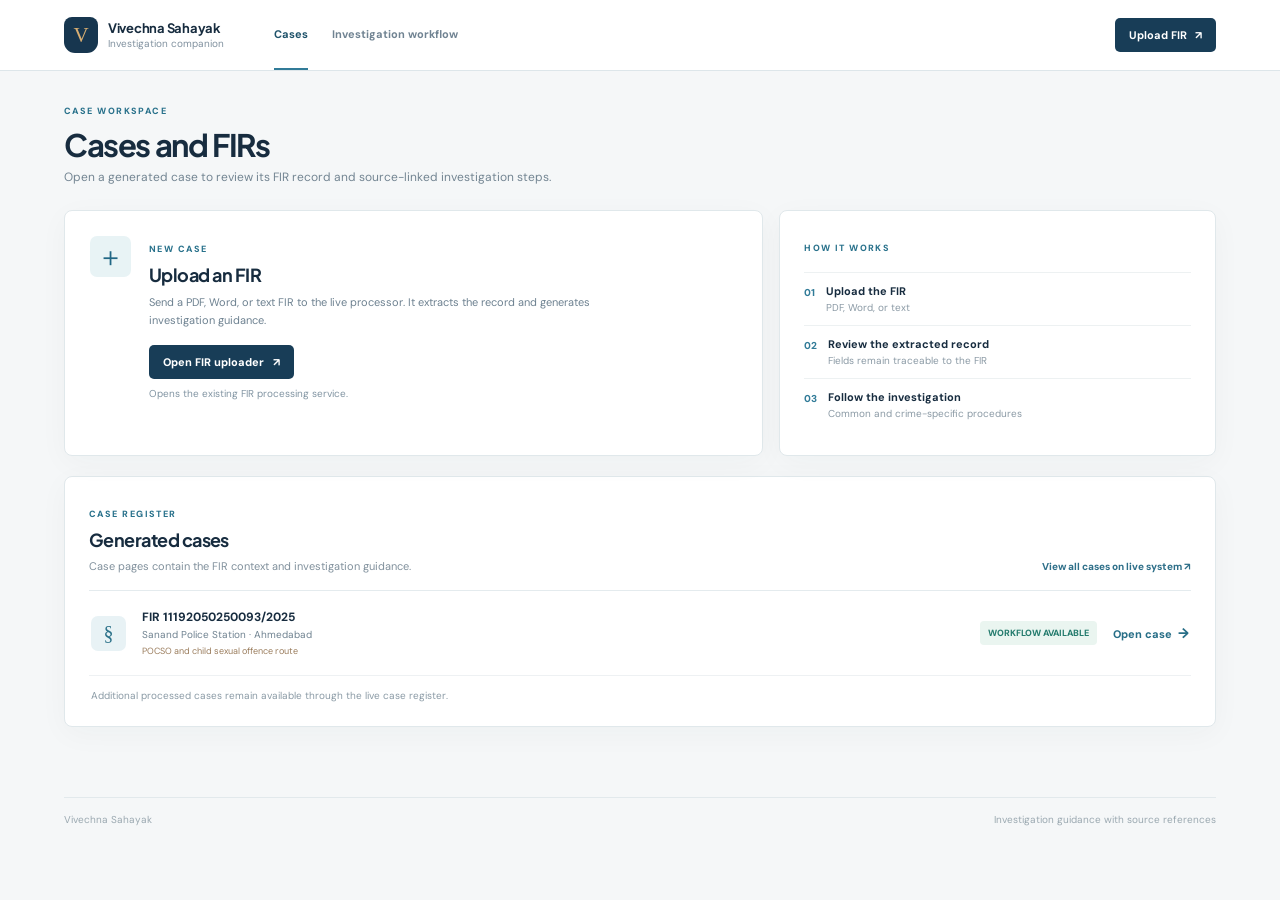
<file: docs/index.html>
<!doctype html>
<html lang="en">
<head>
  <meta charset="utf-8">
  <meta name="viewport" content="width=device-width, initial-scale=1">
  <meta name="theme-color" content="#15334b">
  <meta name="description" content="Vivechna Sahayak case workspace: upload an FIR and open source-linked investigation guidance.">
  <title>Vivechna Sahayak · Cases</title>
  <script src="preferences.js?v=3"></script>
  <link rel="icon" href="favicon.svg" type="image/svg+xml">
  <link rel="stylesheet" href="home.css?v=2">
</head>
<body>
  <header class="site-header"><div class="header-inner"><a class="brand" href="./"><span class="brand-mark">V</span><span><strong>Vivechna Sahayak</strong><small>Investigation companion</small></span></a><nav aria-label="Main navigation"><a class="active" href="./" aria-current="page">Cases</a><a href="cases/11192050250093-2025/">Investigation workflow</a></nav><a class="header-upload" href="http://200.234.38.244/">Upload FIR <span aria-hidden="true">↗</span></a></div></header>
  <main class="home-main">
    <div class="page-heading"><div><div class="eyebrow">CASE WORKSPACE</div><h1>Cases and FIRs</h1><p>Open a generated case to review its FIR record and source-linked investigation steps.</p></div></div>
    <div class="home-grid">
      <section class="upload-card" aria-labelledby="upload-heading"><div class="card-icon" aria-hidden="true">＋</div><div><span class="card-kicker">NEW CASE</span><h2 id="upload-heading">Upload an FIR</h2><p>Send a PDF, Word, or text FIR to the live processor. It extracts the record and generates investigation guidance.</p><a class="primary-action" href="http://200.234.38.244/">Open FIR uploader <span aria-hidden="true">↗</span></a><small>Opens the existing FIR processing service.</small></div></section>
      <section class="steps-card" aria-label="How cases are processed"><span class="card-kicker">HOW IT WORKS</span><ol><li><span>01</span><div><strong>Upload the FIR</strong><small>PDF, Word, or text</small></div></li><li><span>02</span><div><strong>Review the extracted record</strong><small>Fields remain traceable to the FIR</small></div></li><li><span>03</span><div><strong>Follow the investigation</strong><small>Common and crime-specific procedures</small></div></li></ol></section>
    </div>
    <section class="cases-section" aria-labelledby="cases-heading"><div class="section-header"><div><span class="card-kicker">CASE REGISTER</span><h2 id="cases-heading">Generated cases</h2><p>Case pages contain the FIR context and investigation guidance.</p></div><a href="http://200.234.38.244/">View all cases on live system <span aria-hidden="true">↗</span></a></div><div class="case-row"><div class="case-symbol" aria-hidden="true">§</div><div class="case-details"><strong>FIR 11192050250093/2025</strong><span>Sanand Police Station · Ahmedabad</span><small>POCSO and child sexual offence route</small></div><span class="case-status">WORKFLOW AVAILABLE</span><a class="case-open" href="cases/11192050250093-2025/">Open case <span aria-hidden="true">→</span></a></div><p class="case-note">Additional processed cases remain available through the live case register.</p></section>
  </main>
  <footer class="site-footer"><span>Vivechna Sahayak</span><span>Investigation guidance with source references</span></footer>
</body>
</html>
</file>
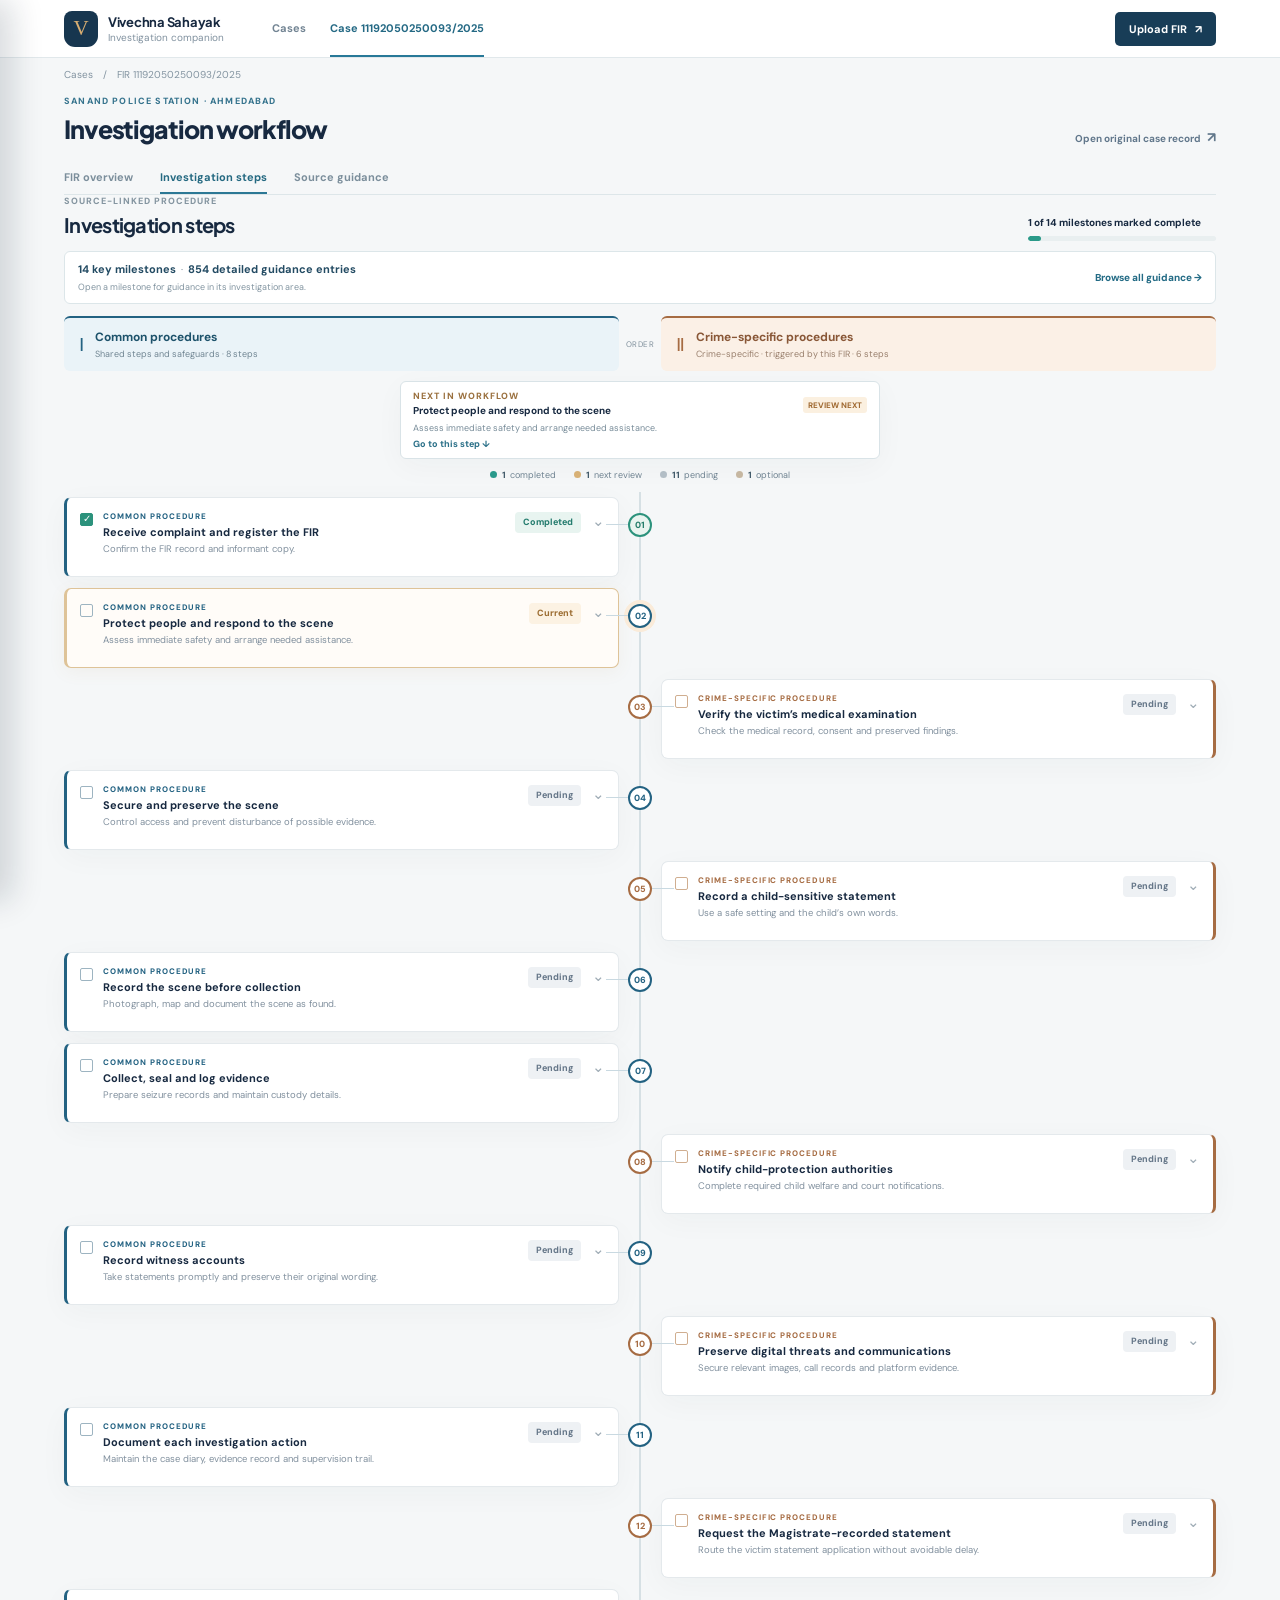
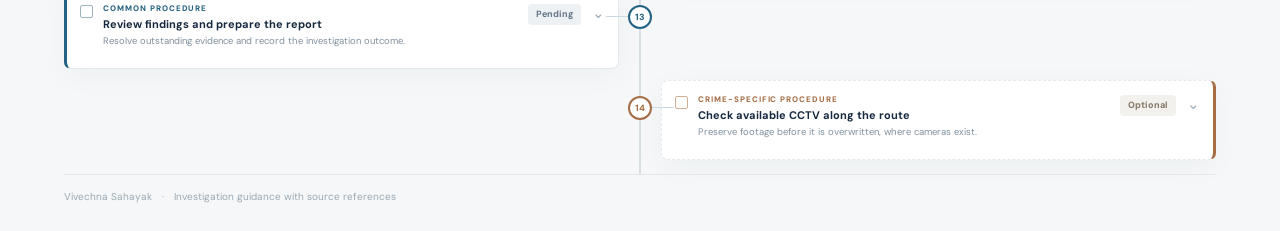
<file: docs/cases/11192050250093-2025/index.html>
<!doctype html>
<html lang="en">
<head>
  <meta charset="utf-8">
  <meta name="viewport" content="width=device-width, initial-scale=1">
  <meta name="theme-color" content="#15334b">
  <meta name="description" content="Case investigation workflow with clearly separated common and crime-specific procedures.">
  <title>Investigation workflow · FIR 11192050250093/2025 · Vivechna Sahayak</title>
  <script src="../../preferences.js?v=3"></script>
  <link rel="icon" href="../../favicon.svg" type="image/svg+xml">
  <link rel="stylesheet" href="../../styles.css">
  <link rel="stylesheet" href="../../case.css?v=4">
</head>
<body class="case-page" data-case-data="../../case-data.json?v=2">
  <div class="shell">
    <div class="nav-edge" id="nav-edge"><button class="menu-trigger" id="menu-trigger" type="button" aria-label="Open case navigation" aria-controls="case-sidebar" aria-expanded="false"><span aria-hidden="true">☰</span></button><button class="nav-backdrop" id="nav-backdrop" type="button" aria-label="Close case navigation"></button>
      <aside class="sidebar" id="case-sidebar" aria-label="Case navigation"><a class="brand" href="../../index.html"><span class="brand-mark">V</span><span><strong>VIVECHNA SAHAYAK</strong><small>Investigation companion</small></span></a><div class="side-label">CASE NAVIGATION</div><nav class="side-nav" aria-label="Page sections"><a href="../../index.html"><span class="nav-icon">⌂</span> All cases</a><a href="#overview"><span class="nav-icon">⌑</span> FIR overview</a><a href="#workflow" class="active"><span class="nav-icon">Ⅱ</span> Investigation steps</a><a href="#library"><span class="nav-icon">▤</span> Source guidance</a></nav><div class="sidebar-bottom"><div class="side-preferences"><div class="side-label">Language</div><div class="language-switch" role="group" aria-label="Language"><button type="button" data-language="en" lang="en" aria-pressed="true">English</button><button type="button" data-language="gu" lang="gu" aria-pressed="false">ગુજરાતી</button></div><div class="side-label">Appearance</div><button type="button" class="theme-switch" id="theme-toggle" aria-pressed="false"><span aria-hidden="true">◐</span><span class="theme-light-label">Dark mode</span><span class="theme-dark-label">Light mode</span></button></div><div class="side-foot"><span class="secure-dot"></span> Local planning view <small>Completion changes stay in this browser.</small></div></div></aside>
    </div>
    <main id="top" class="main-content">
      <header class="site-header"><div class="header-inner"><a class="site-brand" href="../../index.html"><span class="site-brand-mark">V</span><span><strong>Vivechna Sahayak</strong><small>Investigation companion</small></span></a><nav aria-label="Main navigation"><a href="../../index.html">Cases</a><a class="active" href="#overview" aria-current="page">Case 11192050250093/2025</a></nav><a class="header-upload" href="http://200.234.38.244/">Upload FIR <span aria-hidden="true">↗</span></a></div></header>
      <div class="case-container">
        <div class="breadcrumb-row"><a href="../../index.html">Cases</a><span>/</span> FIR 11192050250093/2025</div>
        <div id="load-error" class="load-error" role="alert" hidden>Case guidance could not be loaded. Refresh this page to try again.</div>
        <div class="case-heading"><div><div class="eyebrow">SANAND POLICE STATION · AHMEDABAD</div><h1>Investigation workflow</h1></div><a class="source-link" href="http://200.234.38.244/cases/11192050250093-2025/index.html" target="_blank" rel="noopener noreferrer">Open original case record <span aria-hidden="true">↗</span></a></div>
        <nav class="case-tabs" id="case-tabs" role="tablist" aria-label="Case sections"><a href="#overview" id="tab-overview" role="tab" aria-controls="overview" aria-selected="false">FIR overview</a><a href="#workflow" id="tab-workflow" role="tab" class="active" aria-controls="workflow" aria-selected="true">Investigation steps</a><a href="#library" id="tab-library" role="tab" aria-controls="library" aria-selected="false">Source guidance</a></nav>

        <section id="overview" class="fir-overview" role="tabpanel" aria-labelledby="tab-overview" hidden><div class="overview-top"><div class="overview-title"><span class="overview-symbol">§</span><div><span class="label">FIR OVERVIEW</span><h2 id="overview-heading">11192050250093/2025</h2><p>Sanand Police Station · Ahmedabad District</p></div></div><div class="overview-route"><span class="label">CRIME-SPECIFIC ROUTE</span><strong>Child sexual offences · POCSO</strong><small>Also review abduction and digital evidence actions</small></div></div><div class="overview-synopsis"><span class="label">FIR ACCOUNT</span><p>The FIR alleges that a minor was contacted through Instagram. It describes threats involving photos and call recordings, travel to another location, and an alleged sexual offence.</p></div><div class="overview-key-fields" id="overview-key-fields" aria-label="Key FIR fields"></div><details class="overview-more" open><summary><span>All FIR fields</span><small id="overview-more-count">12 additional fields</small><span aria-hidden="true">⌄</span></summary><div class="overview-other-fields" id="overview-other-fields"></div></details></section>

        <section class="workflow-section" id="workflow" role="tabpanel" aria-labelledby="tab-workflow"><div class="workflow-heading"><div><span class="label">SOURCE-LINKED PROCEDURE</span><h2 id="workflow-heading">Investigation steps</h2></div><div class="progress-compact"><strong id="progress-copy">1 of 14 milestones marked complete</strong><div class="progress-track" role="progressbar" aria-label="Investigation progress" aria-valuemin="0" aria-valuemax="14" aria-valuenow="1" id="progress-bar"><span id="progress-fill"></span></div></div></div>
          <div class="guidance-bridge"><div><strong><span id="milestone-count">14</span> key milestones</strong><span aria-hidden="true">·</span><strong><span id="guidance-count">854</span> detailed guidance entries</strong><small>Open a milestone for guidance in its investigation area.</small></div><button id="browse-guidance" type="button">Browse all guidance <span aria-hidden="true">→</span></button></div>
          <div class="classification" aria-label="Procedure categories"><div class="classification-common"><span class="classification-icon" aria-hidden="true">Ⅰ</span><div><strong>Common procedures</strong><small>Shared steps and safeguards · <span id="general-count">8 steps</span></small></div></div><span class="classification-middle">ORDER</span><div class="classification-specific"><span class="classification-icon" aria-hidden="true">Ⅱ</span><div><strong>Crime-specific procedures</strong><small>Crime-specific · triggered by this FIR · <span id="specific-count">6 steps</span></small></div></div></div>
          <div class="timeline-now"><span class="label">NEXT IN WORKFLOW</span><strong id="next-title">Loading case guidance…</strong><span id="next-time"></span><p id="next-reason"></p><button id="jump-next" type="button">Go to this step <span aria-hidden="true">↓</span></button></div>
          <div class="status-guide" aria-label="Step status legend"><span><i class="key-dot done"></i><b id="count-complete">1</b> completed</span><span><i class="key-dot current"></i><b id="count-current">1</b> next review</span><span><i class="key-dot pending"></i><b id="count-pending">11</b> pending</span><span><i class="key-dot optional"></i><b id="count-optional">1</b> optional</span></div>
          <div class="timeline-track" id="timeline-rows" aria-label="Investigation procedure timeline"></div>
        </section>

        <section class="library" id="library" role="tabpanel" aria-labelledby="tab-library" hidden><div class="library-heading"><div><div class="section-kicker">COMPLETE SOURCE MATERIAL</div><h2>Full investigation guidance</h2><p id="library-intro">All original guidance entries remain available here, including detailed actions, legal basis and citations.</p><small id="library-progress">0 guidance entries checked locally</small></div><span class="library-total" id="library-total"></span></div><div class="library-focus" id="library-focus" hidden><span id="library-focus-label"></span><button id="library-focus-clear" type="button">Show all guidance</button></div><div class="guidance-classes" id="guidance-classes" role="group" aria-label="Guidance classification"><button type="button" data-guidance-class="" aria-pressed="true">All <span id="class-all-count">854</span></button><button type="button" data-guidance-class="common" aria-pressed="false">Common <span id="class-common-count">414</span></button><button type="button" data-guidance-class="specific" aria-pressed="false">Crime-specific <span id="class-specific-count">310</span></button><button type="button" data-guidance-class="reference" aria-pressed="false">Supporting sources <span id="class-reference-count">130</span></button></div><div class="library-controls"><label class="search-wrap"><span aria-hidden="true">⌕</span><span class="sr-only">Search guidance</span><input id="library-search" type="search" placeholder="Search guidance, sections, sources…"></label><select id="library-phase" aria-label="Filter guidance time"><option value="">All times</option><option value="now">Right now</option><option value="24h">Within 24 hours</option><option value="week">This week</option><option value="later">Before charge sheet</option></select><select id="library-priority" aria-label="Filter guidance importance"><option value="">All importance</option><option value="MUST_DO">Must do</option><option value="SHOULD_DO">Should do</option><option value="REFERENCE">Reference</option></select><select id="library-group" aria-label="Filter guidance group"><option value="">All activities</option></select></div><p class="library-filter-note" id="library-filter-note">Guidance includes required, conditional and reference material. Checklist changes stay in this browser.</p><div id="library-results" class="library-results" aria-live="polite"></div><button id="library-more" class="more-button" type="button" hidden>Show more guidance</button><p class="library-footnote"><span id="source-count">854</span> source entries · <a href="http://200.234.38.244/cases/11192050250093-2025/index.html" target="_blank" rel="noopener noreferrer">Open full original case record ↗</a></p></section>
      </div>
      <footer class="footer">Vivechna Sahayak <span>·</span> Investigation guidance with source references</footer>
    </main>
  </div>
  <script src="../../app.js?v=5" defer></script>
</body>
</html>
</file>
<file: docs/home.css>
@import url('https://fonts.googleapis.com/css2?family=DM+Sans:wght@400;500;600;700&family=Plus+Jakarta+Sans:wght@500;600;700;800&display=swap');
:root{font-family:'DM Sans',Arial,sans-serif;color:#172c3f;background:#f5f7f8}*{box-sizing:border-box}body{margin:0}a{text-decoration:none;color:inherit}.site-header{background:#fff;border-bottom:1px solid #dde6ea}.header-inner{max-width:1200px;margin:auto;height:70px;padding:0 24px;display:flex;align-items:center;gap:50px}.brand{display:flex;align-items:center;gap:10px;white-space:nowrap}.brand-mark{width:34px;height:36px;display:grid;place-items:center;background:#17364f;color:#d8ae72;border-radius:8px 8px 11px 11px;font-family:Georgia,serif;font-size:21px}.brand strong{display:block;font-family:'Plus Jakarta Sans',Arial,sans-serif;font-size:13px;letter-spacing:-.02em}.brand small{display:block;font-size:10px;color:#80919f;margin-top:1px}.site-header nav{display:flex;gap:24px;height:100%;align-items:center}.site-header nav a{font-size:11px;font-weight:700;color:#708392;display:flex;align-items:center;height:100%;border-bottom:2px solid transparent}.site-header nav a:hover,.site-header nav a.active{color:#1e526a;border-color:#317b98}.header-upload{margin-left:auto;display:inline-flex;gap:8px;align-items:center;background:#183d57;color:#fff;border-radius:5px;padding:10px 14px;font-size:11px;font-weight:700;white-space:nowrap}.header-upload:hover,.primary-action:hover{background:#0e2d44}.home-main{max-width:1200px;margin:auto;padding:34px 24px 70px}.eyebrow,.card-kicker{font-size:9px;letter-spacing:.16em;color:#28718b;font-weight:800}.page-heading h1{font-family:'Plus Jakarta Sans',Arial,sans-serif;font-size:31px;letter-spacing:-.045em;margin:8px 0 5px}.page-heading p{font-size:12px;color:#738592;margin:0}.home-grid{display:grid;grid-template-columns:minmax(0,1.6fr) minmax(275px,1fr);gap:16px;margin-top:25px}.upload-card,.steps-card,.cases-section{background:#fff;border:1px solid #e0e8eb;border-radius:8px;box-shadow:0 7px 30px rgba(25,50,67,.035)}.upload-card{display:flex;gap:18px;padding:25px}.card-icon{width:41px;height:41px;flex:0 0 41px;display:grid;place-items:center;background:#e8f3f5;color:#216785;border-radius:7px;font-size:27px;font-weight:300}.upload-card h2,.cases-section h2{font-family:'Plus Jakarta Sans',Arial,sans-serif;font-size:18px;letter-spacing:-.03em;margin:6px 0 8px}.upload-card p{font-size:11px;line-height:1.6;color:#6d8190;max-width:480px;margin:0 0 16px}.primary-action{display:inline-flex;gap:9px;background:#183d57;color:#fff;border-radius:5px;padding:10px 14px;font-size:11px;font-weight:800}.upload-card small{display:block;color:#8194a2;font-size:10px;margin-top:8px}.steps-card{padding:24px}.steps-card ol{padding:0;margin:16px 0 0;list-style:none}.steps-card li{display:flex;gap:11px;padding:11px 0;border-top:1px solid #edf1f2}.steps-card li>span{color:#317b98;font-size:10px;font-weight:800;margin-top:2px}.steps-card strong{display:block;font-size:11px}.steps-card small{display:block;color:#8b9aa5;font-size:10px;margin-top:3px}.cases-section{margin-top:20px;padding:24px}.section-header{display:flex;align-items:end;justify-content:space-between;gap:16px;border-bottom:1px solid #e4ebee;padding-bottom:17px}.section-header p{font-size:11px;color:#80909c;margin:0}.section-header>a{font-size:10px;color:#2e6f89;font-weight:800;white-space:nowrap}.section-header>a:hover{text-decoration:underline}.case-row{display:flex;align-items:center;gap:16px;padding:18px 2px}.case-symbol{width:35px;height:35px;display:grid;place-items:center;background:#e8f2f5;color:#2b7189;border-radius:7px;font-family:Georgia,serif;font-size:20px}.case-details{flex:1}.case-details strong{display:block;font-size:12px}.case-details span{display:block;color:#6f8290;font-size:10px;margin-top:3px}.case-details small{display:block;color:#9a7c5c;font-size:9px;margin-top:4px}.case-status{color:#247b6d;background:#eaf5f0;font-size:9px;font-weight:800;border-radius:4px;padding:6px 8px;white-space:nowrap}.case-open{color:#276e87;font-size:11px;font-weight:800;white-space:nowrap}.case-open:hover{text-decoration:underline}.case-open span{font-size:14px;margin-left:3px}.case-note{font-size:10px;color:#8a9aa5;border-top:1px solid #eef1f3;margin:0;padding:13px 2px 0}.site-footer{max-width:1152px;margin:auto;border-top:1px solid #e2e9ec;padding:15px 0 25px;display:flex;justify-content:space-between;color:#9aa8b0;font-size:10px}
@media(max-width:760px){.header-inner{gap:16px;padding:0 15px}.site-header nav{gap:12px}.site-header nav a{font-size:10px}.home-main{padding:25px 15px 50px}.home-grid{grid-template-columns:1fr}.site-footer{padding:15px}.case-status{display:none}}
@media(max-width:520px){.brand small{display:none}.brand strong{font-size:11px}.header-inner{height:58px}.site-header nav a:nth-child(2){display:none}.header-upload{padding:8px;font-size:10px}.page-heading h1{font-size:26px}.section-header{align-items:start;display:block}.section-header>a{display:inline-block;margin-top:10px}.case-row{gap:9px}.case-details strong{font-size:11px}.case-open{font-size:10px}.case-open span{display:none}.steps-card{padding:18px}.upload-card{padding:18px}}
html[data-theme=dark]{color-scheme:dark;background:#101d29;color:#e7eef3}
html[data-theme=dark] body{background:#101d29;color:#e7eef3}
html[data-theme=dark] .site-header,html[data-theme=dark] .upload-card,html[data-theme=dark] .steps-card,html[data-theme=dark] .cases-section{background:#1b2d3c;border-color:#34495a}
html[data-theme=dark] .site-header nav a,html[data-theme=dark] .page-heading p,html[data-theme=dark] .upload-card p,html[data-theme=dark] .upload-card small,html[data-theme=dark] .steps-card small,html[data-theme=dark] .section-header p,html[data-theme=dark] .case-details span,html[data-theme=dark] .case-note,html[data-theme=dark] .site-footer,html[data-theme=dark] .brand small{color:#a9bdca}
html[data-theme=dark] .steps-card li,html[data-theme=dark] .section-header,html[data-theme=dark] .case-note,html[data-theme=dark] .site-footer{border-color:#34495a}
html[data-theme=dark] .card-icon,html[data-theme=dark] .case-symbol{background:#28465a;color:#a8d9eb}
html[data-theme=dark] .case-status{background:#234e46;color:#a4e1d1}
html[data-theme=dark] .header-upload,html[data-theme=dark] .primary-action{background:#39789a}
</file>
<file: docs/styles.css>
@import url('https://fonts.googleapis.com/css2?family=DM+Sans:wght@400;500;600;700&family=Plus+Jakarta+Sans:wght@500;600;700;800&display=swap');
:root{--ink:#172940;--muted:#6d7d8f;--navy:#122338;--navy-2:#1d344e;--line:#e4e9ec;--paper:#fff;--bg:#f6f8f8;--teal:#178579;--teal-soft:#e8f4f1;--gold:#d9aa67;--amber:#ad7333;--amber-soft:#fbf4e8;--shadow:0 7px 30px rgba(25,50,67,.035);font-family:'DM Sans',Arial,sans-serif;color:var(--ink);background:var(--bg)}*{box-sizing:border-box}html{scroll-behavior:smooth}body{margin:0;min-width:320px}button,input,select{font:inherit}button{cursor:pointer}a{color:inherit;text-decoration:none}.sr-only{position:absolute;width:1px;height:1px;padding:0;margin:-1px;overflow:hidden;clip:rect(0,0,0,0);white-space:nowrap;border:0}.shell{display:flex;min-height:100vh}.sidebar{width:248px;flex:0 0 248px;background:var(--navy);color:#eff4f7;position:sticky;top:0;height:100vh;padding:32px 15px 24px;display:flex;flex-direction:column}.brand{display:flex;align-items:center;gap:11px;padding:0 14px 35px}.brand-mark{display:grid;place-items:center;width:33px;height:39px;border:1.5px solid var(--gold);border-radius:10px 10px 14px 14px;color:var(--gold);font-family:Georgia,serif;font-size:19px;font-weight:700}.brand strong{display:block;font-size:11px;letter-spacing:.11em}.brand small{display:block;color:#91a4b6;font-size:10px;margin-top:3px}.side-label{font-size:9px;letter-spacing:.18em;font-weight:700;color:#91a4b6;padding:0 16px 12px}.case-nav-card{display:flex;gap:9px;align-items:flex-start;background:#1e344a;border:1px solid #2a4259;border-radius:9px;padding:13px 11px;margin:0 3px 23px}.case-dot{height:7px;width:7px;border-radius:50%;background:#7bc9af;box-shadow:0 0 0 3px #385b5c;margin-top:5px;flex:0 0 auto}.case-nav-card strong{display:block;font-size:10px;font-weight:700;line-height:1.5}.case-nav-card small{display:block;color:#aebfcc;font-size:10px;margin-top:3px}.side-nav{display:grid;gap:3px}.side-nav a{height:40px;display:flex;align-items:center;gap:13px;padding:0 15px;border-radius:6px;color:#afc0ce;font-size:12px;font-weight:600}.side-nav a:hover,.side-nav a:focus-visible{background:#233b54;color:#fff}.side-nav a.active{background:#29445d;color:#fff;box-shadow:inset 3px 0 var(--gold)}.nav-icon{width:17px;text-align:center;font-family:Georgia,serif;font-size:16px;color:#98b4c6}.side-foot{margin-top:auto;color:#d8e3e9;border-top:1px solid #2b4257;padding:20px 14px 0;font-size:11px;line-height:1.5}.side-foot small{display:block;color:#8da2b3;margin:5px 0 0 13px;font-size:10px}.secure-dot{display:inline-block;width:6px;height:6px;background:#7bc9af;border-radius:50%;margin-right:7px}.main-content{min-width:0;flex:1;padding:0 42px}.topbar{height:72px;display:flex;align-items:center;justify-content:space-between;border-bottom:1px solid var(--line);gap:12px}.breadcrumbs{color:#8794a1;font-size:11px;white-space:nowrap;overflow:hidden;text-overflow:ellipsis}.breadcrumbs span{padding:0 10px;color:#c2cbd1}.breadcrumbs strong{color:#52687b;font-weight:700}.source-link{font-size:11px;font-weight:700;color:#61778b;white-space:nowrap}.source-link:hover{text-decoration:underline}.source-link span{font-size:14px;margin-left:4px}.page-intro{display:flex;align-items:end;justify-content:space-between;gap:20px;padding:35px 0 26px}.eyebrow,.section-kicker{font-size:10px;letter-spacing:.15em;color:#99734b;font-weight:800}.eyebrow-line{display:inline-block;width:15px;height:1px;background:var(--gold);vertical-align:middle;margin-right:7px}.eyebrow-separator{padding:0 5px;color:#aeb9c0}h1,h2,h3,p{margin-top:0}h1,h2,h3{font-family:'Plus Jakarta Sans',Arial,sans-serif}h1{font-size:31px;letter-spacing:-.045em;margin:9px 0 7px;font-weight:800}.page-intro p{font-size:12px;color:var(--muted);margin:0;max-width:600px;line-height:1.7}.case-id{text-align:right;white-space:nowrap;padding-bottom:1px}.case-id small{display:block;font-size:9px;letter-spacing:.13em;color:#8b99a5;font-weight:800}.case-id strong{display:block;font-size:13px;margin:7px 0 2px;letter-spacing:.01em}.case-id span{font-size:11px;color:var(--muted)}.case-strip{background:#fff;border:1px solid var(--line);border-radius:9px;box-shadow:var(--shadow);display:flex;align-items:center;justify-content:space-between;gap:18px;padding:15px 20px;margin-bottom:27px}.case-strip>div:first-child{display:flex;align-items:center;gap:14px}.strip-icon{width:37px;height:37px;border-radius:7px;display:grid;place-items:center;color:#285f67;background:#eaf4f2;font-family:Georgia,serif;font-size:20px}.case-strip small{display:block;font-size:9px;color:var(--teal);font-weight:800;letter-spacing:.12em;margin-bottom:4px}.case-strip strong{font-size:12px}.case-strip p{font-size:10px;color:var(--muted);margin:3px 0 0}.case-strip-meta{text-align:right;border-left:1px solid var(--line);padding-left:20px;max-width:310px}.case-strip-meta span{display:block;color:#95a0a9;font-size:9px;margin-bottom:5px}.case-strip-meta strong{font-size:10px;line-height:1.5}.workspace{display:grid;grid-template-columns:minmax(0,1fr) 250px;gap:27px;align-items:start;max-width:1450px;margin:auto}.workflow-column{min-width:0}.attention-card{min-height:119px;background:#fefcf7;border:1px solid #eadcc2;border-left:3px solid var(--gold);box-shadow:var(--shadow);border-radius:8px;padding:21px 21px 17px;display:flex;gap:15px;position:relative;margin-bottom:31px}.attention-icon{width:29px;height:29px;flex:0 0 auto;border-radius:6px;background:#f9ecd7;color:#9b6d34;display:grid;place-items:center;font-size:17px}.attention-label{font-size:9px;letter-spacing:.13em;font-weight:800;color:#aa7b42;margin-bottom:6px}.attention-card h2{font-size:14px;line-height:1.4;letter-spacing:-.015em;margin:0 110px 5px 0}.attention-card p{font-size:11px;line-height:1.5;color:#6f7a83;margin:0 90px 5px 0}.text-action{border:0;background:none;color:#91622c;font-size:10px;font-weight:800;padding:0}.text-action:hover{text-decoration:underline}.text-action span{margin-left:3px}.attention-time{position:absolute;top:22px;right:20px;background:#fbf0df;color:#986c35;font-size:9px;font-weight:800;padding:5px 8px;border-radius:4px}.section-heading{display:flex;align-items:flex-start;gap:13px;margin-bottom:15px;scroll-margin-top:24px}.section-heading.second{margin-top:35px}.section-no{width:32px;height:32px;flex:0 0 32px;background:#e5eaf0;color:#365370;border-radius:6px;display:grid;place-items:center;font-size:11px;font-weight:800}.section-no.teal{background:#e5f2ef;color:var(--teal)}.teal-text{color:var(--teal)}.section-kicker{font-size:9px;letter-spacing:.14em;margin:0 0 5px}.section-heading h2,.library h2{font-size:17px;letter-spacing:-.03em;margin:0 0 4px}.section-heading p,.library-heading p{font-size:10.5px;color:#87939e;line-height:1.6;margin:0}.step-count{margin-left:auto;font-size:10px;color:#657889;background:#edf0f2;border-radius:4px;white-space:nowrap;padding:5px 7px}.timeline{position:relative;padding-left:17px}.timeline:before{content:'';position:absolute;left:10px;top:19px;bottom:26px;width:1px;background:#d9e2e6}.timeline.specific-line:before{background:#d5e9e4}.step-item{position:relative;margin-bottom:8px}.step-node{position:absolute;left:-17px;top:20px;width:21px;height:21px;background:var(--bg);border-radius:50%;z-index:2;display:grid;place-items:center;color:#a3b0b9;font-weight:800;font-size:11px}.step-item.complete .step-node{background:var(--teal);color:#fff;font-size:12px}.step-item.current .step-node{background:#eac58d;color:#5b462d;border:3px solid var(--bg);box-shadow:0 0 0 2px #e5c58f}.step-card{display:block;background:var(--paper);border:1px solid var(--line);border-radius:7px;box-shadow:var(--shadow);overflow:hidden}.step-item.current .step-card{border-color:#dec69d;box-shadow:0 4px 17px rgba(177,132,72,.07)}.step-item.specific.current .step-card{border-color:#a9d6ce}.step-item.optional .step-card{border-style:dashed}.step-card summary{list-style:none;display:flex;align-items:center;gap:12px;padding:15px 15px;cursor:pointer;min-height:66px}.step-card summary::-webkit-details-marker{display:none}.step-card summary:hover{background:#fafcfc}.step-order{font-size:10px;color:#9aa7b0;font-weight:800;min-width:19px}.step-main{flex:1;min-width:0}.step-main strong{display:block;font-size:11.5px;line-height:1.35;font-weight:700}.step-main small{display:block;color:#81909e;font-size:10px;margin-top:4px;line-height:1.4}.badge{font-size:9px;font-weight:800;line-height:1;white-space:nowrap;padding:6px 8px;border-radius:4px}.badge.complete{color:#247c6e;background:#e8f4f0}.badge.current{color:#9c6d32;background:#fcf2e3}.badge.pending{color:#657688;background:#eef1f4}.badge.optional{color:#857868;background:#f3f1ee}.chevron{color:#9eabb5;margin-left:1px;font-size:15px;transition:transform .2s}.step-card[open] .chevron{transform:rotate(180deg)}.step-detail{border-top:1px solid var(--line);padding:14px 17px 16px 46px;color:#4f6172}.step-detail p{font-size:11px;line-height:1.6;margin:0 0 12px}.detail-label{font-size:9px;font-weight:800;letter-spacing:.11em;color:#8492a0;margin:0 0 7px}.source-actions{display:grid;gap:6px;padding-left:15px;margin:0 0 13px;font-size:10.5px;line-height:1.5}.source-actions li{padding-left:2px}.source-citations{display:flex;flex-wrap:wrap;gap:5px;margin:0 0 12px}.citation-tag{background:#eef2f4;color:#596d7e;border-radius:4px;font-size:9px;padding:4px 6px}.detail-foot{display:flex;align-items:center;justify-content:space-between;gap:10px}.detail-foot small{font-size:9.5px;color:#81909d}.complete-button{border:1px solid #bcd6cf;background:#f4faf8;border-radius:4px;color:#217a6e;font-size:10px;font-weight:800;padding:7px 10px;white-space:nowrap}.complete-button:hover{background:#e6f3ee}.complete-button.undo{color:#667b89;border-color:#d9e1e5;background:#fff}.insight-column{position:sticky;top:22px;display:grid;gap:13px}.progress-panel,.context-panel{background:#fff;border:1px solid var(--line);border-radius:8px;padding:19px;box-shadow:var(--shadow)}.panel-top{display:flex;justify-content:space-between;align-items:center;color:#7e8d9b;font-size:9px;font-weight:800;letter-spacing:.13em}.panel-more{font-size:19px;line-height:.5;color:#a9b5bd}.progress-number{margin-top:22px;display:flex;align-items:baseline;gap:6px}.progress-number strong{font-family:'Plus Jakarta Sans';font-size:37px;letter-spacing:-.07em;line-height:1}.progress-number span{font-size:13px;color:#99a5af}.progress-panel>p{font-size:10px;color:#83909a;margin:8px 0 14px}.progress-track{height:6px;background:#e9eff0;border-radius:99px;overflow:hidden}.progress-track span{display:block;background:#2b9a89;width:7.14%;height:100%;border-radius:99px;transition:width .2s}.progress-breakdown{display:grid;gap:12px;margin-top:21px;font-size:10px;color:#71818f}.progress-breakdown>span{display:flex;align-items:center;gap:7px}.progress-breakdown b{color:#2d4252;font-weight:700}.key-dot{display:inline-block;width:7px;height:7px;border-radius:50%;margin-right:1px}.key-dot.done{background:#2a9b8d}.key-dot.current{background:#dab377}.key-dot.pending{background:#b5c0c8}.context-panel{padding:19px}.context-panel dl{margin:18px 0 0}.context-panel dl div{display:flex;align-items:start;justify-content:space-between;gap:8px;margin-top:14px}.context-panel dt{font-size:10px;color:#9aa5ae}.context-panel dd{font-size:10px;color:#344c61;text-align:right;margin:0;font-weight:700}.status-note{display:flex;gap:8px;color:#7f8d98;padding:8px 6px;font-size:10px;line-height:1.6}.status-note span{font-size:15px;flex:0 0 auto}.status-note p{margin:0}.library{margin:39px 0 55px;border:1px solid var(--line);background:#fff;border-radius:8px;box-shadow:var(--shadow);padding:21px;scroll-margin-top:24px}.library-heading{display:flex;gap:15px;justify-content:space-between}.library-total{font-size:9px;white-space:nowrap;padding:6px 8px;height:max-content;border-radius:4px;background:#ecf1f2;color:#607687}.library-controls{display:flex;gap:8px;margin:18px 0 11px}.search-wrap{display:flex;align-items:center;gap:7px;border:1px solid #dce4e7;border-radius:5px;padding:0 10px;flex:1;color:#8499a7}.search-wrap span{font-size:20px}.search-wrap input{border:0;outline:none;background:transparent;min-width:0;width:100%;height:36px;font-size:11px;color:var(--ink)}.library select{height:38px;max-width:190px;border:1px solid #dce4e7;background:#fff;color:#50687a;border-radius:5px;font-size:10px;padding:0 8px}.library-result{border-top:1px solid #eef1f2}.library-result summary{list-style:none;display:flex;gap:9px;align-items:flex-start;padding:11px 2px;cursor:pointer}.library-result summary::-webkit-details-marker{display:none}.library-result summary:hover{color:#187f73}.library-result .result-arrow{font-size:12px;color:#8294a1;margin-top:1px}.library-result summary span:nth-child(2){flex:1}.library-result strong{display:block;font-size:11px;line-height:1.4}.library-result small{font-size:9px;color:#8798a5}.result-status{font-size:9px;color:#607588;background:#f0f3f4;border-radius:3px;padding:4px 6px;white-space:nowrap}.result-detail{padding:0 17px 13px;font-size:10.5px;color:#51677a;line-height:1.65}.result-detail p{margin:0 0 8px}.result-detail ul{padding-left:18px;margin:7px 0}.result-detail li{margin-bottom:4px}.result-detail h4{font-size:9px;letter-spacing:.08em;color:#7c8f9b;margin:12px 0 4px;text-transform:uppercase}.result-detail .citation-tag{display:inline-block;margin:2px 3px 2px 0}.more-button{width:100%;border:1px solid #dce5e8;border-radius:5px;background:#fff;color:#3d6470;font-size:10px;font-weight:800;padding:10px;margin-top:14px}.more-button:hover{background:#f4f8f8}.empty-results{font-size:11px;color:#7d8c98;padding:18px 0}.footer{font-size:10px;color:#9ba8b1;border-top:1px solid var(--line);padding:19px 0 30px;max-width:1450px;margin:auto}.footer span{padding:0 7px}.load-error{margin-top:15px;background:#fff3e8;color:#915329;border:1px solid #e9c49c;border-radius:5px;padding:12px;font-size:12px}
@media(max-width:1180px){.main-content{padding:0 28px}.workspace{grid-template-columns:minmax(0,1fr) 230px;gap:17px}.sidebar{width:220px;flex-basis:220px}.case-id{display:none}}
@media(max-width:900px){.sidebar{width:74px;flex-basis:74px;align-items:center;padding:20px 7px}.brand{padding:0 0 25px}.brand strong,.brand small,.side-label,.case-nav-card,.side-nav a:not(.active),.side-foot{display:none}.side-nav a.active{font-size:0;padding:0;width:42px;justify-content:center}.side-nav a.active .nav-icon{font-size:20px}.main-content{padding:0 22px}.workspace{grid-template-columns:1fr}.insight-column{position:static;grid-row:1;grid-template-columns:1fr 1fr}.status-note{grid-column:1/-1}.progress-panel,.context-panel{min-height:180px}}
@media(max-width:620px){.shell{display:block}.sidebar{position:static;width:100%;height:auto;display:flex;flex-direction:row;justify-content:space-between;padding:9px 14px}.brand{padding:0}.brand strong,.brand small{display:block}.side-nav{display:flex;gap:3px}.side-nav a{display:flex!important;width:32px!important;height:32px!important;font-size:0!important;padding:0!important;justify-content:center}.side-nav a .nav-icon{font-size:16px!important}.main-content{padding:0 15px}.topbar{height:50px}.breadcrumbs{font-size:9px}.source-link{font-size:9px}.page-intro{padding:23px 0 18px}.page-intro h1{font-size:26px}.page-intro p{font-size:11px}.case-strip{display:block;padding:13px;margin-bottom:17px}.case-strip-meta{max-width:none;text-align:left;margin-top:12px;padding:10px 0 0;border-left:0;border-top:1px solid var(--line)}.insight-column{grid-template-columns:1fr 1fr;gap:8px}.progress-panel,.context-panel{padding:12px;min-height:0}.progress-number{margin-top:13px}.progress-number strong{font-size:27px}.progress-breakdown{gap:6px;margin-top:12px}.context-panel dl{margin-top:11px}.context-panel dl div{margin-top:9px;display:block}.context-panel dd{text-align:left;margin-top:2px}.attention-card{margin-bottom:22px;padding:15px}.attention-card h2,.attention-card p{margin-right:0}.attention-time{position:static;align-self:start;white-space:nowrap}.section-heading h2,.library h2{font-size:15px}.step-count{display:none}.step-card summary{gap:8px;padding:12px 10px}.badge{font-size:8px;padding:5px 6px}.step-main strong{font-size:11px}.step-detail{padding:12px 12px 14px 38px}.library{padding:15px}.library-controls{display:block}.library select{margin-top:7px;max-width:none;width:100%}.footer{padding-bottom:20px}}
@media(prefers-reduced-motion:reduce){html{scroll-behavior:auto}.progress-track span,.chevron{transition:none}}
.key-dot.optional{background:#c8b9a3}.complete-button:disabled{cursor:default;opacity:.7}

/* The case workflow is one view within the wider system: navigation overlays it. */
.shell{display:block}
.main-content{width:100%;padding-inline:clamp(20px,3.2vw,54px)}
.nav-edge{position:fixed;inset:0 auto 0 0;width:14px;z-index:50}
.menu-trigger{position:absolute;inset:0 auto 0 0;width:14px;height:100%;padding:0;border:0;background:transparent;color:transparent;z-index:2}
.menu-trigger span{display:none}
.menu-trigger:focus-visible{width:34px;height:34px;background:var(--navy);color:#fff;outline:2px solid var(--gold);outline-offset:1px}
.menu-trigger:focus-visible span{display:inline}
.nav-edge .sidebar{position:absolute;inset:0 auto 0 0;display:flex;flex-direction:column;align-items:stretch;width:248px;height:100vh;min-height:0;padding:32px 15px 24px;transform:translateX(-100%);transition:transform .2s ease;box-shadow:12px 0 30px rgba(12,32,50,.16)}
.nav-edge.is-open{width:248px}
.nav-edge.is-open .sidebar{transform:translateX(0)}
.nav-edge .brand{padding:0 14px 35px}
.nav-edge .brand strong,.nav-edge .brand small,.nav-edge .side-label,.nav-edge .side-foot{display:block}
.nav-edge .case-nav-card{display:flex}
.nav-edge .side-nav{display:grid}
.nav-edge .side-nav a,.nav-edge .side-nav a:not(.active){display:flex;width:auto;height:40px;justify-content:flex-start;padding:0 15px;font-size:12px}
.nav-edge .side-nav a .nav-icon,.nav-edge .side-nav a.active .nav-icon{font-size:16px}
.nav-backdrop{visibility:hidden;pointer-events:none;position:fixed;inset:0;border:0;padding:0;background:rgba(12,32,50,.44);opacity:0}
@media(hover:hover) and (pointer:fine){.nav-edge:hover{width:248px}.nav-edge:hover .sidebar{transform:translateX(0)}}
@media(min-width:621px){.nav-edge:focus-within{width:248px}.nav-edge:focus-within .sidebar{transform:translateX(0)}}
@media(max-width:900px){.main-content{padding-inline:22px}.nav-edge .sidebar{width:248px;padding:32px 15px 24px}}
@media(max-width:620px){.main-content{padding-inline:15px}.topbar{padding-left:42px}.nav-edge{width:54px;height:50px;inset:0 auto auto 0}.nav-edge .sidebar{position:fixed;width:min(260px,calc(100vw - 42px));padding:32px 15px 24px;z-index:2}.nav-edge.is-open{width:min(260px,calc(100vw - 42px));height:100vh}.nav-edge.is-open .nav-backdrop{visibility:visible;pointer-events:auto;opacity:1}.menu-trigger{position:fixed;top:8px;left:10px;width:34px;height:34px;border:1px solid var(--line);border-radius:5px;background:#fff;color:var(--navy);font-size:16px;box-shadow:var(--shadow);z-index:3}.menu-trigger span{display:inline}.nav-edge.is-open .menu-trigger{left:min(210px,calc(100vw - 92px));background:var(--navy);color:#fff;border-color:#466078}.nav-edge .side-nav a,.nav-edge .side-nav a:not(.active){display:flex!important;width:auto!important;height:40px!important;font-size:12px!important;padding:0 15px!important;justify-content:flex-start}.nav-edge .brand{padding:0 14px 35px}.nav-edge .brand strong,.nav-edge .brand small,.nav-edge .side-label,.nav-edge .side-foot{display:block}.nav-edge .case-nav-card{display:flex}}
@media(prefers-reduced-motion:reduce){.nav-edge .sidebar{transition:none}}
</file>
<file: docs/case.css>
:root{--common:#236282;--common-soft:#eaf3f8;--related:#a66c43;--related-soft:#fbf0e6}
.case-page{background:#f5f7f8}.main-content{padding:0;min-width:0}.site-header{height:70px;background:#fff;border-bottom:1px solid #e1e8eb}.header-inner{max-width:1200px;height:100%;margin:auto;padding:0 24px;display:flex;align-items:center;gap:48px}.site-brand{display:flex;align-items:center;gap:10px;white-space:nowrap}.site-brand-mark{width:34px;height:36px;display:grid;place-items:center;background:#17364f;color:#d8ae72;border-radius:8px 8px 11px 11px;font-family:Georgia,serif;font-size:21px}.site-brand strong{display:block;font-family:'Plus Jakarta Sans',Arial,sans-serif;font-size:13px;letter-spacing:-.02em}.site-brand small{display:block;font-size:10px;color:#80919f;margin-top:1px}.site-header nav{display:flex;align-items:center;gap:24px;height:100%}.site-header nav a{display:flex;align-items:center;height:100%;font-size:11px;font-weight:700;color:#728493;border-bottom:2px solid transparent;white-space:nowrap}.site-header nav a.active,.site-header nav a:hover{color:#246984;border-color:#287998}.header-upload{display:inline-flex;gap:8px;align-items:center;margin-left:auto;background:#183d57;color:#fff;border-radius:5px;padding:10px 14px;font-size:11px;font-weight:700;white-space:nowrap}.header-upload:hover{background:#0f3048}.case-container{max-width:1200px;margin:auto;padding:0 24px}.breadcrumb-row{display:flex;gap:10px;align-items:center;color:#8293a0;font-size:10px;padding:19px 0 0}.breadcrumb-row a:hover{text-decoration:underline}.case-heading{display:flex;justify-content:space-between;align-items:end;gap:20px;padding:22px 0 17px}.case-heading .eyebrow{font-size:9px;letter-spacing:.13em;color:#35738d;font-weight:800}.case-heading h1{font-size:27px;margin:6px 0 5px}.case-heading p{font-size:11px;color:#748694;margin:0}.case-heading .source-link{font-size:10px;margin-bottom:4px}.case-tabs{display:flex;gap:27px;border-bottom:1px solid #dde6e9}.case-tabs a{font-size:11px;font-weight:700;color:#7b8e9b;padding:11px 0;border-bottom:2px solid transparent}.case-tabs a.active,.case-tabs a:hover{color:#246981;border-color:#2c7895}.fir-overview{scroll-margin-top:20px;background:#fff;border:1px solid #dfe7eb;border-radius:7px;display:grid;grid-template-columns:1.25fr 1.25fr 1fr;align-items:center;margin:20px 0 27px;box-shadow:var(--shadow)}.fir-overview>div{padding:17px 20px;min-width:0}.fir-overview>div+div{border-left:1px solid #e7ecee}.overview-title{display:flex;align-items:center;gap:12px}.overview-symbol{width:35px;height:35px;flex:0 0 35px;display:grid;place-items:center;background:#eaf4f7;color:#2b708b;border-radius:6px;font-family:Georgia,serif;font-size:20px}.label{display:block;font-size:9px;letter-spacing:.11em;font-weight:800;color:#8495a0}.overview-title h2{font-size:12px;margin:4px 0 2px;letter-spacing:-.02em}.overview-title p{font-size:10px;color:#718492;margin:0}.overview-route strong{display:block;font-size:11px;margin:6px 0 2px;color:#8d603a}.overview-route small{display:block;font-size:9px;color:#8797a2}.overview-sections p{font-size:10px;line-height:1.5;margin:5px 0 0;color:#344e5f}.workflow-section{scroll-margin-top:20px}.workflow-heading{display:flex;justify-content:space-between;align-items:end;gap:25px;margin:0 0 16px}.workflow-heading h2{font-size:20px;letter-spacing:-.035em;margin:5px 0 4px}.workflow-heading p{font-size:11px;color:#748693;margin:0}.progress-compact{width:188px;flex:0 0 188px}.progress-compact strong{display:block;font-size:10px;margin-bottom:7px}.progress-compact .progress-track{height:5px}.progress-compact>span{display:block;text-align:right;color:#8b9ba5;font-size:9px;margin-top:5px}.classification{display:grid;grid-template-columns:minmax(0,1fr) 42px minmax(0,1fr);align-items:center;gap:0;margin-bottom:16px}.classification>div{height:61px;border-radius:6px;display:flex;align-items:center;gap:11px;padding:0 15px}.classification-common{background:var(--common-soft);border-top:2px solid var(--common)}.classification-specific{background:var(--related-soft);border-top:2px solid var(--related)}.classification-icon{font-family:Georgia,serif;font-size:18px;color:var(--common)}.classification-specific .classification-icon{color:var(--related)}.classification strong{display:block;font-size:12px;color:#1d526b}.classification-specific strong{color:#895737}.classification small{display:block;color:#718693;font-size:9px;margin-top:3px}.classification-specific small{color:#9a806e}.classification-middle{text-align:center;font-size:8px;color:#81919d;letter-spacing:.05em}.timeline-now{width:290px;max-width:100%;margin:0 auto 14px;background:#fff;border:1px solid #d9e3e7;border-radius:6px;padding:10px 14px;text-align:center;box-shadow:var(--shadow);position:relative;z-index:2}.timeline-now .label{color:#9a703e}.timeline-now strong{display:block;font-size:11px;margin:4px 0}.timeline-now>span:last-of-type{display:inline-block;color:#a06a32;background:#fbf0e0;border-radius:3px;font-size:8px;font-weight:800;padding:3px 5px}.timeline-now p{font-size:9px;color:#788c99;line-height:1.4;margin:5px 0}.timeline-now button{border:0;background:none;color:#2c7189;font-size:9px;font-weight:800;padding:0}.status-guide{display:flex;justify-content:center;gap:18px;color:#708492;font-size:9px;margin:5px 0 15px}.status-guide>span{display:flex;gap:4px;align-items:center}.status-guide b{font-weight:800;color:#445d6c}.timeline-track{position:relative;padding:5px 0 3px}.timeline-track:before{content:'';position:absolute;top:0;bottom:0;left:50%;width:2px;transform:translateX(-50%);background:#d6e0e4}.timeline-row{display:grid;grid-template-columns:minmax(0,1fr) 42px minmax(0,1fr);position:relative;align-items:start;margin:0 0 11px}.timeline-slot{grid-row:1;min-width:0}.timeline-row.common .timeline-slot{grid-column:1}.timeline-row.crime-specific .timeline-slot{grid-column:3}.timeline-marker{grid-column:2;grid-row:1;position:relative;z-index:2;display:grid;place-items:center;padding-top:16px}.timeline-marker:before{content:'';position:absolute;top:27px;width:22px;border-top:1px solid #c9d9e1}.timeline-row.common .timeline-marker:before{right:calc(50% + 12px)}.timeline-row.crime-specific .timeline-marker:before{left:calc(50% + 12px)}.timeline-marker span{width:24px;height:24px;border:2px solid var(--common);background:#fff;border-radius:50%;display:grid;place-items:center;color:var(--common);font-size:9px;font-weight:800}.timeline-row.crime-specific .timeline-marker span{border-color:var(--related);color:var(--related)}.timeline-row.complete .timeline-marker span{background:#e9f4ef;border-color:#2c927c;color:#267d6a}.timeline-row.current .timeline-marker span{box-shadow:0 0 0 4px #faebd9}.timeline-blank{grid-row:1}.timeline-row.common .timeline-blank{grid-column:3}.timeline-row.crime-specific .timeline-blank{grid-column:1}.timeline-row .step-card{border-radius:7px;box-shadow:var(--shadow)}.timeline-row.common .step-card{border-left:3px solid var(--common)}.timeline-row.crime-specific .step-card{border-right:3px solid var(--related)}.timeline-row.current .step-card{background:#fffcf8;border-color:#dec398}.timeline-row.current.crime-specific .step-card{border-right-color:var(--related)}.timeline-row .step-card summary{min-height:92px;padding:13px;gap:10px;align-items:start}.timeline-row .step-order{display:none}.timeline-row .step-main strong{font-size:11px;margin:4px 0}.timeline-row .step-main small{font-size:9.5px}.type-label{display:block;font-size:8px;font-weight:800;letter-spacing:.12em;color:var(--common);text-transform:uppercase}.crime-specific .type-label{color:var(--related)}.timeline-row .badge{margin-top:1px}.timeline-row .chevron{margin-top:0}.timeline-row .step-detail{padding:13px 15px;border-top:1px solid #e7edef}.record-note{display:flex;gap:9px;max-width:650px;margin:16px auto 0;padding:10px 14px;background:#eef4f5;color:#69808c;border-radius:5px}.record-note span{font-size:15px;line-height:1}.record-note p{font-size:9.5px;line-height:1.55;margin:0}.library{max-width:none;margin:36px 0 45px;scroll-margin-top:20px}.library-footnote{border-top:1px solid #edf1f3;margin:14px 0 0;padding-top:11px;color:#8a9aa5;font-size:9px}.library-footnote a{color:#30738c;font-weight:700}.library-footnote a:hover{text-decoration:underline}.footer{max-width:1152px;margin:auto;padding:15px 0 28px}.load-error{margin-bottom:10px}
@media(max-width:900px){.header-inner{gap:18px}.site-header nav{gap:12px}.case-container{padding:0 20px}.fir-overview{grid-template-columns:1fr 1fr}.overview-sections{grid-column:1/-1;border-top:1px solid #e7ecee}.fir-overview>div.overview-sections{border-left:0}.timeline-row .step-card summary{min-height:97px}.case-heading .source-link{display:none}}
@media(max-width:620px){.site-header{height:57px}.header-inner{padding:0 13px 0 57px;gap:10px}.site-brand strong{font-size:11px}.site-brand small{display:none}.site-brand-mark{width:27px;height:29px;font-size:17px}.site-header nav{display:none}.header-upload{padding:8px;font-size:10px}.case-container{padding:0 14px}.breadcrumb-row{padding-top:13px}.case-heading{padding:16px 0 14px}.case-heading h1{font-size:22px}.case-heading p{font-size:10px}.case-tabs{gap:18px}.case-tabs a{font-size:10px}.fir-overview{display:block;margin:14px 0 22px}.fir-overview>div{padding:12px 14px}.fir-overview>div+div{border-left:0;border-top:1px solid #e7ecee}.overview-sections{grid-column:auto}.workflow-heading{display:block}.workflow-heading h2{font-size:17px}.workflow-heading p{font-size:10px}.progress-compact{width:100%;margin-top:14px}.classification{grid-template-columns:1fr 12px 1fr;gap:0}.classification>div{padding:8px;min-height:62px;height:auto;gap:4px}.classification-icon,.classification-middle{display:none}.classification strong{font-size:10px}.classification small{font-size:8px;line-height:1.25}.timeline-now{margin-bottom:12px}.status-guide{flex-wrap:wrap;gap:7px 13px;font-size:9px}.timeline-track{padding-left:0}.timeline-track:before{left:18px;transform:none}.timeline-row{grid-template-columns:38px minmax(0,1fr);margin-bottom:9px}.timeline-row.common .timeline-slot,.timeline-row.crime-specific .timeline-slot{grid-column:2}.timeline-marker{grid-column:1;padding-top:14px}.timeline-marker:before{display:none}.timeline-blank{display:none}.timeline-marker span{width:23px;height:23px}.timeline-row .step-card summary{min-height:86px;padding:11px}.timeline-row .step-main strong{font-size:10px}.timeline-row .step-main small{font-size:9px}.timeline-row .badge{font-size:8px;padding:4px 5px}.timeline-row .chevron{display:none}.timeline-row.crime-specific .step-card{border-left:3px solid var(--related);border-right:1px solid var(--line)}.timeline-row.current.crime-specific .step-card{border-left-color:var(--related);border-right-color:var(--line)}.library{padding:14px}.footer{padding:15px}}
.card-check{display:grid;place-items:center;flex:0 0 13px;width:13px;height:13px;border:1.5px solid #9db4c1;border-radius:2px;color:#fff;font-size:10px;line-height:1;margin-top:2px}.crime-specific .card-check{border-color:#d0ae90}.timeline-row.complete .card-check{background:#2c927c;border-color:#2c927c}
[hidden]{display:none!important}
.case-tabs a:focus-visible{outline:2px solid #287998;outline-offset:3px}
@media(max-width:620px){.classification-specific{grid-column:3}}
@media(min-width:621px){.site-header{height:58px}.breadcrumb-row{padding-top:10px}.case-heading{padding:14px 0 12px}.case-heading h1{font-size:25px}.case-tabs a{padding:8px 0}.workflow-heading{margin-bottom:10px}.classification{margin-bottom:10px}.classification>div{height:55px}.timeline-now{display:grid;grid-template-columns:1fr auto;align-items:center;column-gap:8px;max-width:480px;width:480px;text-align:left;padding:8px 12px;margin-bottom:10px}.timeline-now .label{grid-column:1}.timeline-now strong{grid-column:1;margin:2px 0;font-size:10px}.timeline-now>span:last-of-type{grid-column:2;grid-row:1/3}.timeline-now p{grid-column:1/3;white-space:nowrap;overflow:hidden;text-overflow:ellipsis;margin:3px 0}.timeline-now button{grid-column:1/3;justify-self:start}.status-guide{margin:3px 0 11px}.timeline-row .step-card summary{min-height:78px}}
.guidance-bridge{display:flex;align-items:center;justify-content:space-between;gap:16px;padding:10px 13px;margin:0 0 12px;background:#fff;border:1px solid #dce6e9;border-radius:6px}.guidance-bridge>div{display:flex;align-items:baseline;flex-wrap:wrap;gap:5px;color:#728594;font-size:10px}.guidance-bridge strong{font-size:11px;color:#234b63}.guidance-bridge small{width:100%;font-size:9px;color:#8395a1}.guidance-bridge button,.related-guidance button{border:0;background:none;color:#236b85;font-size:10px;font-weight:800;white-space:nowrap;padding:7px 0}.guidance-bridge button:hover,.related-guidance button:hover{text-decoration:underline}.guidance-bridge button:focus-visible,.related-guidance button:focus-visible{outline:2px solid #287998;outline-offset:2px}.related-guidance{display:flex;align-items:center;justify-content:space-between;gap:12px;margin-top:12px;padding-top:11px;border-top:1px solid #e7edef}.related-guidance strong{display:block;font-size:10px;color:#385d70}.related-guidance small{display:block;margin-top:3px;font-size:9px;color:#8496a1}.library-focus{display:flex;align-items:center;justify-content:space-between;gap:14px;background:#eaf3f8;border-left:3px solid var(--common);padding:11px 13px;margin:16px 0 0;border-radius:4px;color:#245b76;font-size:11px;font-weight:700}.library-focus button{border:0;background:transparent;color:#236b85;font-size:10px;font-weight:800;white-space:nowrap;text-decoration:underline}.library-controls{display:grid;grid-template-columns:minmax(210px,1fr) repeat(3,minmax(115px,155px));gap:8px}.library select{max-width:none;width:100%}.library-filter-note{font-size:10px;color:#7d8f9b;line-height:1.5;margin:0 0 11px}.progress-compact>span{text-align:left;line-height:1.35}.library-result summary:focus-visible{outline:2px solid #287998;outline-offset:2px}
@media(max-width:900px){.library-controls{grid-template-columns:minmax(0,1fr) minmax(0,1fr)}.library-controls .search-wrap{grid-column:1/-1}}
@media(max-width:620px){.guidance-bridge{align-items:flex-start}.guidance-bridge button{white-space:normal;text-align:right}.related-guidance{display:block}.related-guidance button{margin-top:4px}.library-controls{display:grid;grid-template-columns:1fr 1fr}.library-controls .search-wrap{grid-column:1/-1}.library select{margin-top:0;font-size:10px}.library-controls #library-group{grid-column:1/-1}.library-focus{align-items:flex-start}.library-focus button{white-space:normal;text-align:right}}
.related-links{display:flex;align-items:center;justify-content:flex-end;gap:13px;flex-wrap:wrap}.related-links [data-source]{color:#78909e;font-weight:700}@media(max-width:620px){.related-links{justify-content:flex-start}}
.fir-overview{display:block}.fir-overview>div,.fir-overview>div+div{padding:0;border-left:0}.overview-top{display:flex;align-items:center;justify-content:space-between;gap:20px;padding:18px 20px;border-bottom:1px solid #e7ecee}.overview-route{text-align:right}.overview-key-fields,.overview-other-fields{display:grid;grid-template-columns:repeat(3,minmax(0,1fr))}.overview-field{min-width:0;padding:15px 20px;border-bottom:1px solid #e7ecee}.overview-field:not(:nth-child(3n)){border-right:1px solid #e7ecee}.overview-field span{display:block;font-size:9px;letter-spacing:.08em;font-weight:800;text-transform:uppercase;color:#8495a0}.overview-field strong{display:block;margin-top:6px;font-size:11px;line-height:1.5;color:#344e5f;font-weight:650;overflow-wrap:anywhere}.overview-field .redacted-value{color:#9b7b6c;font-style:italic;font-weight:600}.overview-more summary{display:flex;align-items:center;gap:10px;list-style:none;cursor:pointer;padding:13px 20px;color:#286987;font-size:11px;font-weight:800}.overview-more summary::-webkit-details-marker{display:none}.overview-more summary small{margin-left:auto;color:#8597a1;font-size:10px;font-weight:600}.overview-more summary span:last-child{transition:transform .2s}.overview-more[open] summary span:last-child{transform:rotate(180deg)}.overview-more summary:hover{background:#f7fafb}.overview-other-fields{border-top:1px solid #e7ecee}.overview-privacy{margin:0;padding:11px 20px;background:#f7fafb;color:#8394a0;font-size:9.5px;line-height:1.5}
@media(max-width:900px){.overview-key-fields,.overview-other-fields{grid-template-columns:repeat(2,minmax(0,1fr))}.overview-field:not(:nth-child(3n)){border-right:0}.overview-field:nth-child(odd){border-right:1px solid #e7ecee}}
@media(max-width:620px){.overview-top{display:block;padding:14px}.overview-route{text-align:left;margin:14px 0 0;padding-top:12px;border-top:1px solid #e7ecee}.overview-key-fields,.overview-other-fields{grid-template-columns:1fr}.overview-field,.overview-field:nth-child(odd){border-right:0}.overview-field{padding:11px 14px}.overview-more summary{padding:12px 14px}.overview-privacy{padding:10px 14px}}
.library-heading #library-progress{display:block;margin-top:8px;color:#6f8592;font-size:10px}.guidance-classes{display:flex;gap:6px;margin:17px 0 0;overflow-x:auto;padding-bottom:2px}.guidance-classes button{border:1px solid #d9e4e8;background:#fff;color:#577182;border-radius:5px;padding:8px 11px;white-space:nowrap;font-size:10px;font-weight:800}.guidance-classes button span{font-size:9px;margin-left:4px;color:#8b9eaa}.guidance-classes button[aria-pressed=true]{background:#234f68;border-color:#234f68;color:#fff}.guidance-classes button[aria-pressed=true] span{color:#cbe0e9}.guidance-classes button:focus-visible,.source-check-row:focus-within,.source-check-head button:focus-visible,.source-background>summary:focus-visible{outline:2px solid #287998;outline-offset:2px}.result-progress{font-size:9px;color:#6c8290;background:#edf2f4;border-radius:3px;padding:4px 6px;white-space:nowrap}.library-result.checked .result-progress{color:#267868;background:#e7f3ee}.source-checklist{margin:10px 0 14px;border:1px solid #dde7e9;border-radius:6px;overflow:hidden}.source-check-head{display:flex;align-items:center;gap:10px;padding:10px 12px;background:#f6f9fa}.source-check-head strong{font-size:10px;color:#34556a}.source-check-head span{font-size:9px;color:#81939e}.source-check-head button{margin-left:auto;border:0;background:none;color:#286f88;font-size:9px;font-weight:800;white-space:nowrap;padding:4px}.source-check-items{display:grid}.source-check-row{display:flex;align-items:flex-start;gap:11px;min-height:44px;padding:11px 12px;border-top:1px solid #eef2f3;cursor:pointer;color:#425a6b;font-size:10.5px;line-height:1.5}.source-check-row:hover{background:#f9fbfb}.source-check-row input{accent-color:#288776;width:18px;height:18px;flex:0 0 18px;margin:0}.source-check-row.nested{padding-left:35px;background:#fafcfc}.source-check-row input:checked+span{color:#748b93}.source-background{border-top:1px solid #e7edef;padding-top:4px}.library-result .source-background>summary{display:flex;align-items:center;gap:8px;list-style:none;padding:11px 0;color:#39718a;font-size:10px;font-weight:800}.source-background>summary::-webkit-details-marker{display:none}.source-background>summary span{margin-left:auto;transition:transform .2s}.source-background[open]>summary span{transform:rotate(180deg)}.source-background>div{padding-bottom:5px}.source-background h4:first-child{margin-top:4px}
@media(max-width:620px){.guidance-classes{margin-top:13px}.guidance-classes button{padding:8px 10px}.library-result summary{gap:6px}.result-progress,.result-status{font-size:8px}.source-check-head{flex-wrap:wrap}.source-check-head button{margin-left:0}.source-check-row.nested{padding-left:28px}}
.fir-overview>.overview-top{padding:18px 20px}@media(max-width:620px){.fir-overview>.overview-top{padding:14px}}

/* Case navigation preferences stay inside the existing hover/focus drawer. */
.nav-edge .sidebar{overflow-y:auto}
.sidebar-bottom{margin-top:auto}
.side-preferences{padding:17px 12px 12px;border-top:1px solid #2b4257}
.side-preferences .side-label{padding:0 0 8px;color:#a7bdca}
.side-preferences .side-label:not(:first-child){padding-top:15px}
.language-switch{display:grid;grid-template-columns:1fr 1fr;gap:4px;padding:3px;background:#10283d;border:1px solid #334b60;border-radius:7px}
.language-switch button{border:0;border-radius:4px;padding:8px 4px;background:transparent;color:#aebfca;font-size:11px;font-weight:700;min-height:35px}
.language-switch button[aria-pressed=true]{background:#31546b;color:#fff;box-shadow:0 1px 4px rgba(0,0,0,.18)}
.theme-switch{display:flex;align-items:center;gap:10px;width:100%;min-height:38px;padding:8px 10px;border:1px solid #334b60;border-radius:6px;background:#19364c;color:#e1eaf0;text-align:left;font-size:11px;font-weight:700}
.theme-switch:hover,.language-switch button:hover{background:#31546b;color:#fff}
.theme-switch>span:first-child{font-size:16px;color:#d9b983}
.theme-dark-label{display:none}
html[data-theme=dark] .theme-light-label{display:none}
html[data-theme=dark] .theme-dark-label{display:inline}
.side-preferences button:focus-visible{outline:2px solid #f1cb8c;outline-offset:2px}
.sidebar-bottom .side-foot{margin-top:7px;padding-top:12px}
#source-language-note{display:block;margin-top:7px;color:#547287;line-height:1.5}

/* Dark palette applies across the case workspace, including expanded source material. */
html[data-theme=dark]{color-scheme:dark;--ink:#e7eef3;--muted:#a6b7c3;--line:#34495a;--paper:#1b2d3c;--bg:#101d29;--common:#76bbdd;--common-soft:#1b3446;--related:#e2aa7e;--related-soft:#3a2c27;--teal:#63bdac;--teal-soft:#1f3d3d;--amber-soft:#3d3228;--shadow:0 7px 30px rgba(0,0,0,.12);background:#101d29}
html[data-theme=dark] .case-page{background:#101d29;color:#e7eef3}
html[data-theme=dark] .site-header,html[data-theme=dark] .fir-overview,html[data-theme=dark] .guidance-bridge,html[data-theme=dark] .timeline-now,html[data-theme=dark] .step-card,html[data-theme=dark] .library,html[data-theme=dark] .guidance-classes button,html[data-theme=dark] .search-wrap,html[data-theme=dark] .library select,html[data-theme=dark] .more-button{background:#1b2d3c;color:#e7eef3;border-color:#34495a}
html[data-theme=dark] .site-header nav a,html[data-theme=dark] .case-tabs a,html[data-theme=dark] .breadcrumb-row,html[data-theme=dark] .case-heading p,html[data-theme=dark] .workflow-heading p,html[data-theme=dark] .overview-title p,html[data-theme=dark] .overview-route small,html[data-theme=dark] .overview-field span,html[data-theme=dark] .overview-more summary small,html[data-theme=dark] .progress-compact>span,html[data-theme=dark] .status-guide,html[data-theme=dark] .step-main small,html[data-theme=dark] .step-detail,html[data-theme=dark] .detail-foot small,html[data-theme=dark] .result-detail,html[data-theme=dark] .result-detail small,html[data-theme=dark] .source-check-row,html[data-theme=dark] .library-heading p,html[data-theme=dark] .library-filter-note,html[data-theme=dark] .library-footnote,html[data-theme=dark] .footer{color:#a9bdca}
html[data-theme=dark] .case-heading .eyebrow,html[data-theme=dark] .section-kicker,html[data-theme=dark] .eyebrow,html[data-theme=dark] .label{color:#a9c4d3}
html[data-theme=dark] .overview-route strong,html[data-theme=dark] .classification-specific strong{color:#f0bf98}
html[data-theme=dark] .overview-field strong,html[data-theme=dark] .status-guide b,html[data-theme=dark] .guidance-bridge strong,html[data-theme=dark] .source-check-head strong,html[data-theme=dark] .related-guidance strong,html[data-theme=dark] .classification-common strong{color:#e3edf3}
html[data-theme=dark] .overview-top,html[data-theme=dark] .overview-field,html[data-theme=dark] .overview-other-fields,html[data-theme=dark] .overview-route,html[data-theme=dark] .case-tabs,html[data-theme=dark] .step-detail,html[data-theme=dark] .related-guidance,html[data-theme=dark] .library-result,html[data-theme=dark] .library-footnote,html[data-theme=dark] .source-background,html[data-theme=dark] .source-checklist,html[data-theme=dark] .source-check-row,html[data-theme=dark] .footer{border-color:#34495a}
html[data-theme=dark] .overview-privacy,html[data-theme=dark] .record-note,html[data-theme=dark] .library-focus,html[data-theme=dark] .source-check-head,html[data-theme=dark] .source-check-row.nested,html[data-theme=dark] .citation-tag,html[data-theme=dark] .result-progress,html[data-theme=dark] .result-status,html[data-theme=dark] .library-total{background:#233b4c;color:#bdcfda}
html[data-theme=dark] .timeline-row.current .step-card{background:#302e2b;border-color:#9e784e}
html[data-theme=dark] .timeline-marker span{background:#1b2d3c}
html[data-theme=dark] .timeline-row.complete .timeline-marker span{background:#234c45}
html[data-theme=dark] .timeline-track:before{background:#3d5667}
html[data-theme=dark] .classification-common{background:#1b3446}
html[data-theme=dark] .classification-specific{background:#3a2c27}
html[data-theme=dark] .classification small{color:#b5c6d0}
html[data-theme=dark] .step-card summary:hover,html[data-theme=dark] .library-result summary:hover,html[data-theme=dark] .overview-more summary:hover,html[data-theme=dark] .source-check-row:hover{background:#263d4d}
html[data-theme=dark] .step-detail .complete-button,html[data-theme=dark] .guidance-classes button,html[data-theme=dark] .source-check-head button,html[data-theme=dark] .library-focus button{color:#a7d5e6}
html[data-theme=dark] .step-detail .complete-button{background:#24413f;border-color:#457970}
html[data-theme=dark] .badge.complete,html[data-theme=dark] .library-result.checked .result-progress{background:#234e46;color:#a4e1d1}
html[data-theme=dark] .badge.current{background:#483928;color:#f2cf9e}
html[data-theme=dark] .badge.pending,html[data-theme=dark] .badge.optional{background:#304354;color:#c6d3dc}
html[data-theme=dark] .guidance-classes button[aria-pressed=true]{background:#386c89;color:#fff;border-color:#6db0d1}
html[data-theme=dark] .search-wrap input{color:#e7eef3}
html[data-theme=dark] .search-wrap input::placeholder{color:#9eb4c1}
html[data-theme=dark] .header-upload{background:#39789a}
html[data-theme=dark] .menu-trigger{background:#1b2d3c;color:#e7eef3}
html[data-theme=dark] #source-language-note{color:#a9c8d8}
.overview-synopsis{border-bottom:1px solid #e7ecee;padding:15px 20px!important;background:#f9fbfc}
.overview-synopsis p{font-size:11px;line-height:1.6;color:#425a6b;margin:6px 0 0;max-width:760px}
html[data-theme=dark] .overview-synopsis{background:#203443;border-color:#34495a}
html[data-theme=dark] .overview-synopsis p{color:#c2d1db}
@media(max-width:620px){.overview-synopsis{padding:12px 14px!important}}
html[data-theme=dark] .guidance-bridge button,html[data-theme=dark] .timeline-now button,html[data-theme=dark] .related-guidance button{color:#9ed8ef}
html[data-theme=dark] .guidance-bridge small,html[data-theme=dark] .timeline-now p,html[data-theme=dark] .classification small{color:#b4c7d1}
html[data-theme=dark] .timeline-now .label{color:#e4b77c}
html[data-theme=dark] .classification-specific small{color:#d3bda9}
</file>
